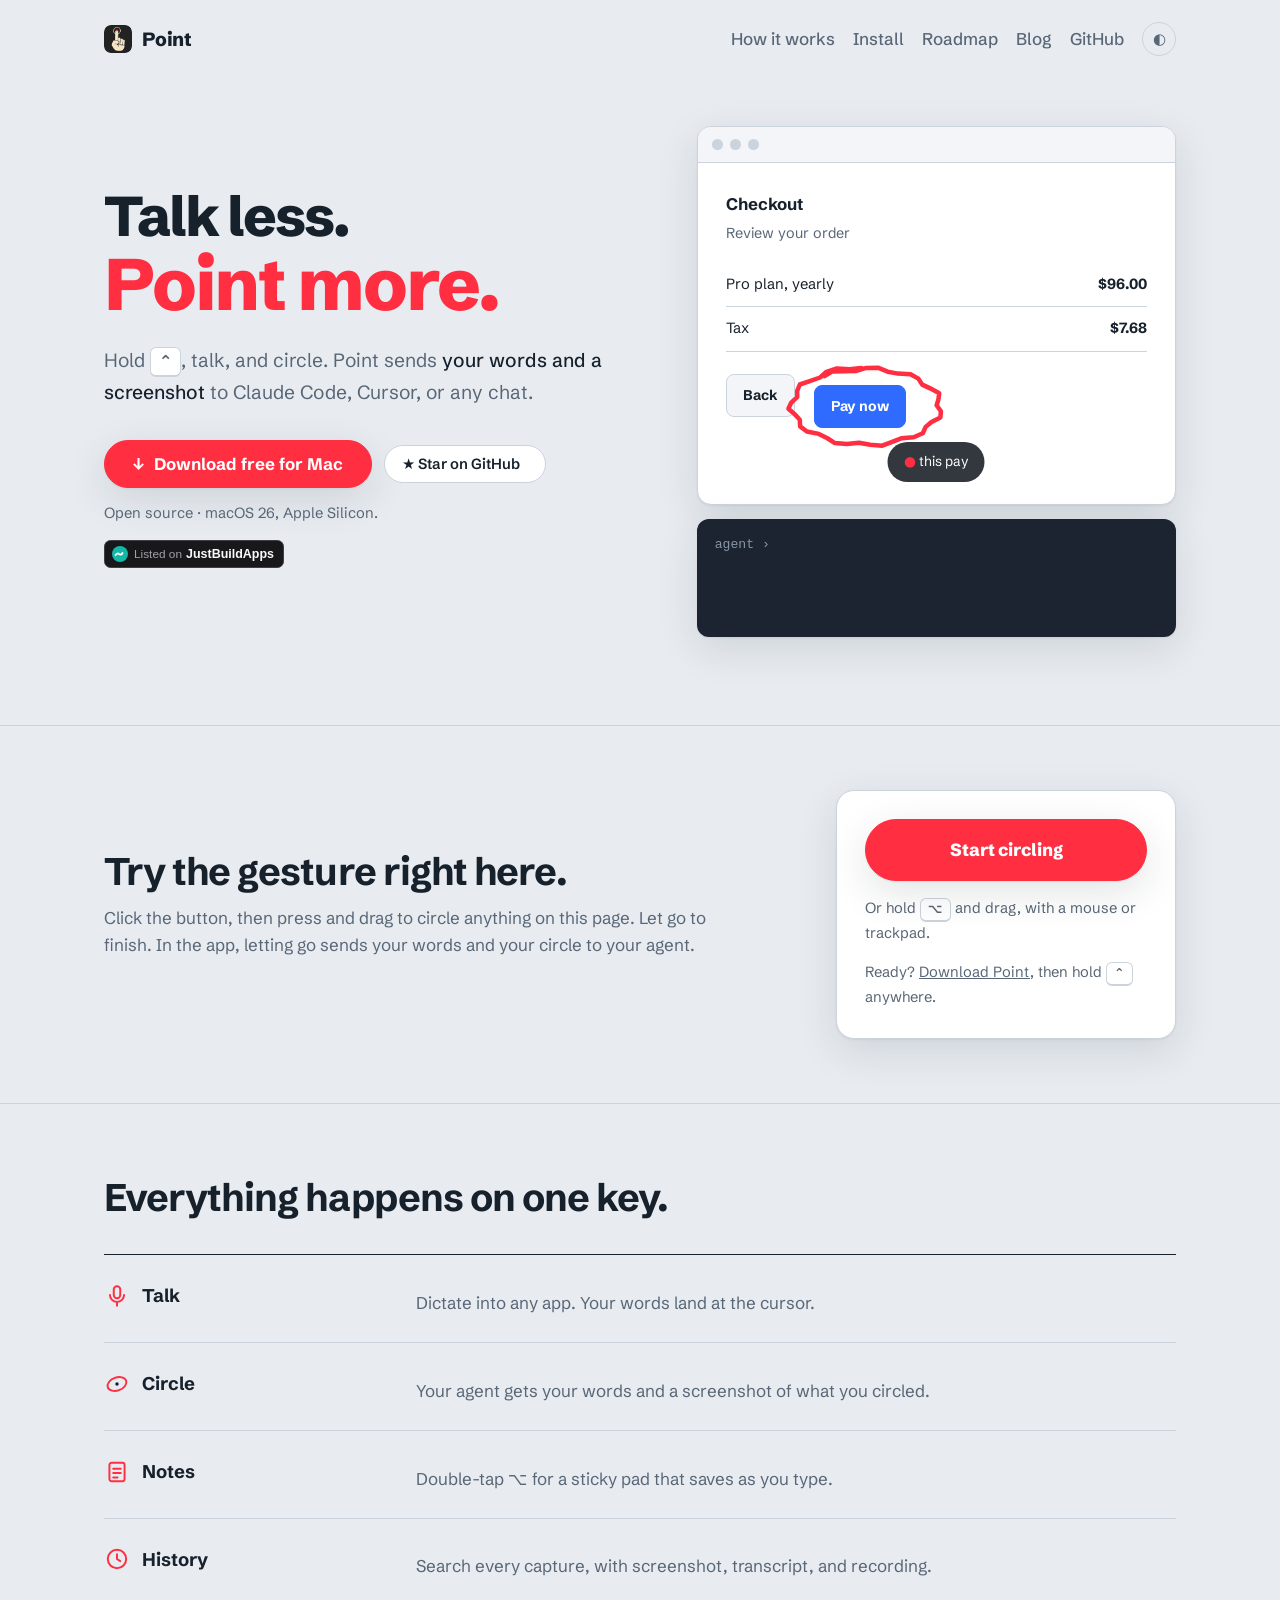
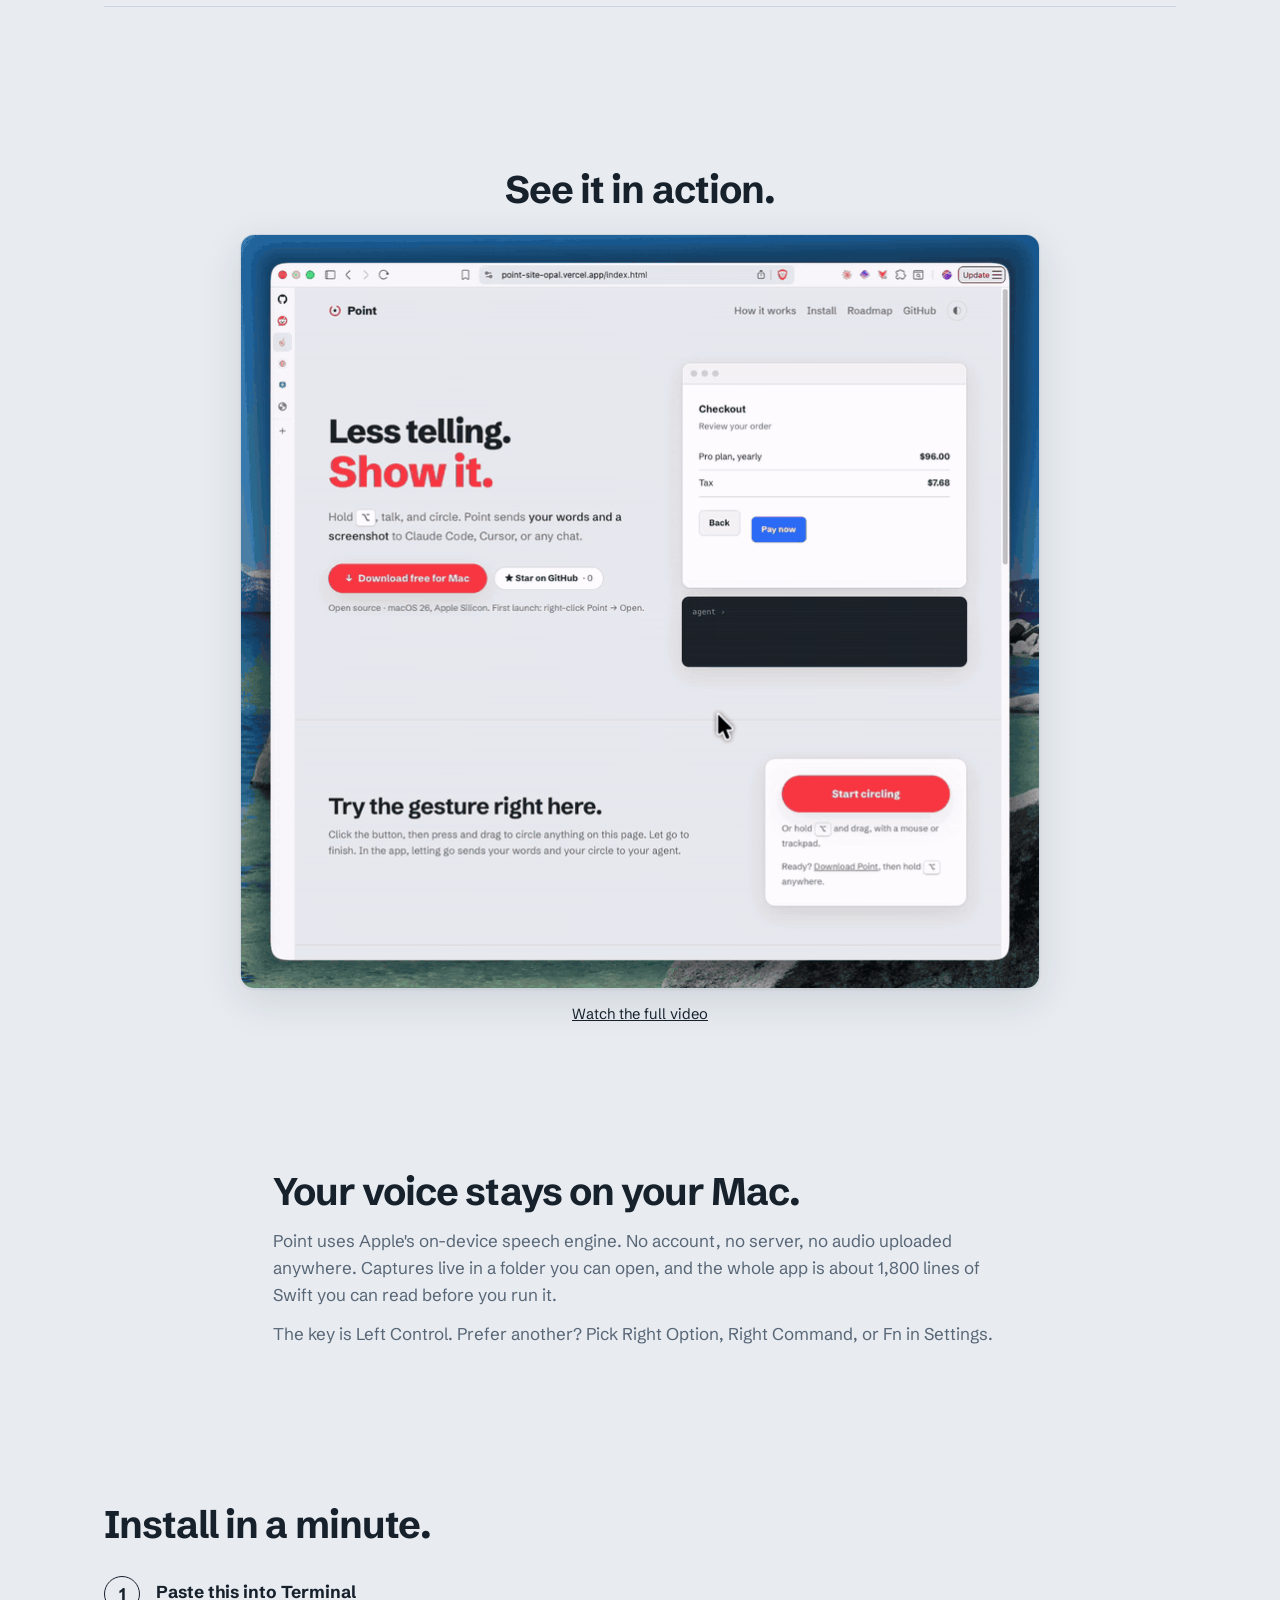
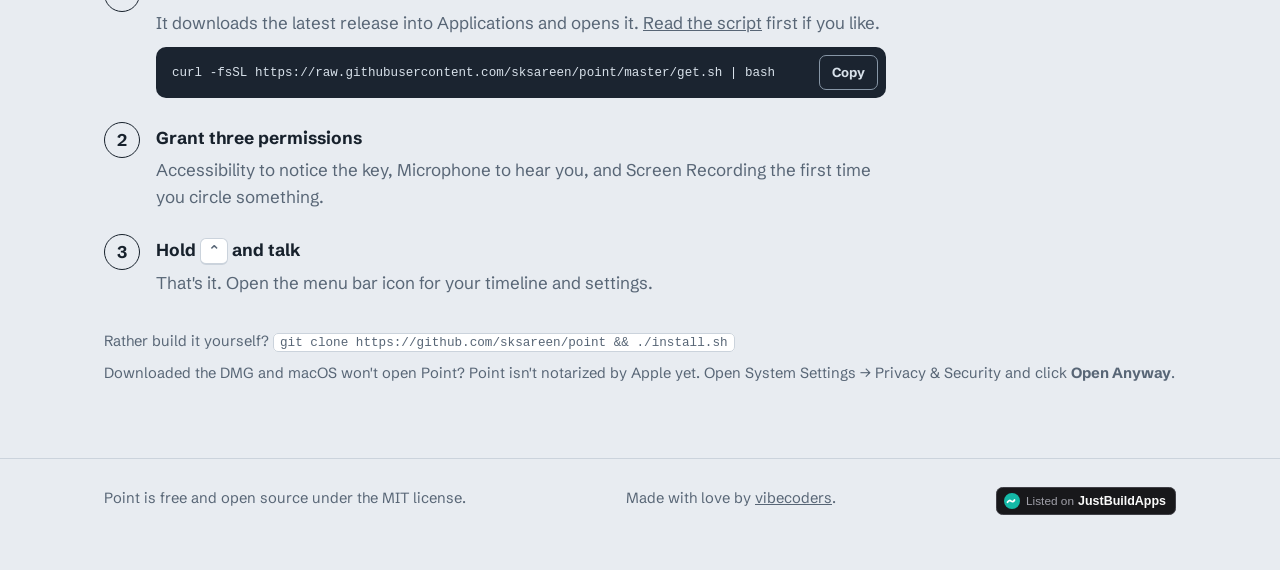
<file: site/index.html>
<!doctype html>
<html lang="en">
<head>
<meta charset="utf-8">
<meta name="viewport" content="width=device-width, initial-scale=1">
<title>Point: show your AI agent what you mean</title>
<meta name="description" content="Hold a key, say what you mean, and circle it. Point pastes your words and a screenshot of exactly what you circled into Claude Code, Cursor, or any chat. Free, open source, on-device.">
<meta property="og:title" content="Point: Talk less. Point more.">
<meta property="og:description" content="Hold ⌃, talk, and circle. Point sends your words and a screenshot to Claude Code, Cursor, or any chat. Free, open source, on-device.">
<meta property="og:type" content="website">
<meta name="twitter:card" content="summary_large_image">
<meta property="og:image" content="https://www.pointandtell.app/og.png">
<meta property="og:url" content="https://www.pointandtell.app/">
<link rel="canonical" href="https://www.pointandtell.app/">
<link rel="icon" type="image/png" href="icon.png">
<link rel="apple-touch-icon" href="icon.png">
<script>
  // Theme before first paint (no flash): saved choice → system preference.
  (function () {
    try {
      var t = localStorage.getItem("point-theme");
      if (t === "light" || t === "dark") document.documentElement.setAttribute("data-theme", t);
    } catch (e) {}
  })();
</script>
<link rel="preconnect" href="https://fonts.googleapis.com">
<link rel="preconnect" href="https://fonts.gstatic.com" crossorigin>
<link href="https://fonts.googleapis.com/css2?family=Caveat:wght@600&family=Schibsted+Grotesk:wght@400;500;700;800&display=swap" rel="stylesheet">
<link rel="stylesheet" href="style.css">
</head>
<body>
<canvas id="canvas" aria-hidden="true"></canvas>
<div class="toast" id="toast" role="status" aria-live="polite"></div>

<header class="wrap nav">
  <a class="brand" href="#">
    <img src="icon.png" alt="" width="28" height="28">
    Point
  </a>
  <nav class="nav-links" aria-label="Primary">
    <a class="hide-sm" href="#how">How it works</a>
    <a class="hide-sm" href="#install">Install</a>
    <a href="roadmap.html">Roadmap</a>
    <a href="/blog/">Blog</a>
    <a href="https://github.com/sksareen/point">GitHub</a>
    <button class="theme-btn" id="themeBtn" type="button" aria-label="Toggle dark mode (⌘I)" title="Toggle dark mode (⌘I)">◐</button>
  </nav>
</header>

<main>
  <section class="wrap hero">
    <div>
      <h1><span class="line">Talk less.</span><span class="line hit show-it">Point more.</span></h1>
      <p class="lede">Hold <span class="keycap">⌃</span>, talk, and circle. Point sends <strong>your words and a screenshot</strong> to Claude Code, Cursor, or any chat.</p>
      <div class="cta-row">
        <a class="download-btn" href="https://github.com/sksareen/point/releases/latest/download/Point.dmg">
          <span aria-hidden="true">↓</span> Download free for Mac
        </a>
        <a class="star-btn" href="https://github.com/sksareen/point" target="_blank" rel="noopener">★ Star on GitHub <span id="starCount"></span></a>
      </div>
      <p class="fine install-hint">Open source · macOS 26, Apple Silicon.</p>
      <p style="margin:14px 0 0"><a href="https://justbuildapps.com/u/savar/point"><img src="justbuildapps-badge.svg" alt="Listed on JustBuildApps" height="28"></a></p>
    </div>

    <div class="demo" aria-label="Animated demo: a loop is drawn around a misaligned Pay button while the words 'this pay button is misaligned, fix it' are spoken, then the words and a screenshot path are pasted into an agent terminal.">
      <div class="window">
        <div class="titlebar"><i></i><i></i><i></i></div>
        <div class="app" id="app">
          <h3>Checkout</h3>
          <p>Review your order</p>
          <div class="row"><span>Pro plan, yearly</span><span>$96.00</span></div>
          <div class="row"><span>Tax</span><span>$7.68</span></div>
          <div class="actions">
            <span class="fake-btn">Back</span>
            <span class="fake-btn pay" id="payBtn">Pay now</span>
          </div>
          <svg class="ink" id="heroInk" aria-hidden="true"><path id="heroLoop" d=""/></svg>
          <span class="note" id="heroNote">this one</span>
          <div class="pill" id="pill"></div>
        </div>
      </div>
      <div class="term" id="term" aria-hidden="true">
        <span class="line dim">agent ›</span>
      </div>
    </div>
  </section>

  <section class="tryit" id="try">
    <div class="wrap try-grid">
      <div>
        <h2>Try the gesture right here.</h2>
        <p>Click the button, then press and drag to circle anything on this page. Let go to finish. In the app, letting go sends your words and your circle to your agent.</p>
      </div>
      <div class="try-card">
        <button class="draw-toggle" id="drawToggle" type="button" aria-pressed="false">Start circling</button>
        <p class="fine">Or hold <span class="keycap">⌥</span> and drag, with a mouse or trackpad.</p>
        <p class="fine">Ready? <a href="https://github.com/sksareen/point/releases/latest/download/Point.dmg">Download Point</a>, then hold <span class="keycap">⌃</span> anywhere.</p>
      </div>
    </div>
  </section>

  <section class="wrap section" id="how">
    <h2>Everything happens on one key.</h2>
    <dl class="gestures">
      <div class="gesture">
        <dt><svg viewBox="0 0 24 24" aria-hidden="true"><rect x="9" y="3" width="6" height="11" rx="3"/><path d="M5.5 11a6.5 6.5 0 0 0 13 0M12 17.5V21"/></svg>Talk</dt>
        <dd>Dictate into any app. Your words land at the cursor.</dd>
      </div>
      <div class="gesture">
        <dt><svg viewBox="0 0 24 24" aria-hidden="true"><ellipse cx="12" cy="12" rx="9" ry="6" transform="rotate(-20 12 12)"/><circle cx="12" cy="12" r="1.6" fill="currentColor" stroke="none"/></svg>Circle</dt>
        <dd>Your agent gets your words and a screenshot of what you circled.</dd>
      </div>
      <div class="gesture">
        <dt><svg viewBox="0 0 24 24" aria-hidden="true"><rect x="5" y="3.5" width="14" height="17" rx="2"/><path d="M8.5 9h7M8.5 13h7M8.5 17h4"/></svg>Notes</dt>
        <dd>Double-tap ⌥ for a sticky pad that saves as you type.</dd>
      </div>
      <div class="gesture">
        <dt><svg viewBox="0 0 24 24" aria-hidden="true"><circle cx="12" cy="12" r="8.5"/><path d="M12 7.5V12l3 2"/></svg>History</dt>
        <dd>Search every capture, with screenshot, transcript, and recording.</dd>
      </div>
    </dl>
  </section>

  <section class="wrap section watch" id="watch">
    <h2>See it in action.</h2>
    <figure class="watch-figure">
      <img src="point-demo.gif" alt="Point in action: circle a part of the page, and the agent gets your words and a screenshot of what you circled." width="800" height="755" loading="lazy">
    </figure>
    <p class="fine"><a href="point-demo.mp4">Watch the full video</a></p>
  </section>

  <section class="wrap section privacy">
    <h2>Your voice stays on your Mac.</h2>
    <p>Point uses Apple's on-device speech engine. No account, no server, no audio uploaded anywhere. Captures live in a folder you can open, and the whole app is about 1,800 lines of Swift you can read before you run it.</p>
    <p>The key is Left Control. Prefer another? Pick Right Option, Right Command, or Fn in Settings.</p>
  </section>

  <section class="wrap section" id="install">
    <h2>Install in a minute.</h2>
    <ol class="steps">
      <li><strong>Paste this into Terminal</strong><span>It downloads the latest release into Applications and opens it. <a href="https://github.com/sksareen/point/blob/master/get.sh">Read the script</a> first if you like.</span>
        <div class="cmd">
          <pre><code id="installCmd">curl -fsSL https://raw.githubusercontent.com/sksareen/point/master/get.sh | bash</code></pre>
          <button class="copy copy-cmd" type="button" data-cmd="curl -fsSL https://raw.githubusercontent.com/sksareen/point/master/get.sh | bash">Copy</button>
        </div></li>
      <li><strong>Grant three permissions</strong><span>Accessibility to notice the key, Microphone to hear you, and Screen Recording the first time you circle something.</span></li>
      <li><strong>Hold <span class="keycap">⌃</span> and talk</strong><span>That's it. Open the menu bar icon for your timeline and settings.</span></li>
    </ol>
    <p class="fine" style="margin-top:8px">Rather build it yourself? <code>git clone https://github.com/sksareen/point && ./install.sh</code></p>
    <p class="fine" style="margin-top:8px">Downloaded the DMG and macOS won't open Point? Point isn't notarized by Apple yet. Open System Settings → Privacy &amp; Security and click <strong>Open Anyway</strong>.</p>
  </section>
</main>

<footer>
  <div class="wrap">
    <span>Point is free and open source under the MIT license.</span>
    <span>Made with love by <a href="https://savar.ai">vibecoders</a>.</span>
    <a href="https://justbuildapps.com/u/savar/point"><img src="justbuildapps-badge.svg" alt="Listed on JustBuildApps" height="28"></a>
  </div>
</footer>

<script>
(function () {
  var reduce = window.matchMedia("(prefers-reduced-motion: reduce)").matches;
  var css = getComputedStyle(document.documentElement);

  // ── Theme toggle (button + ⌘I / Ctrl+I) ──────────────────────────────────
  function currentTheme() {
    var t = document.documentElement.getAttribute("data-theme");
    if (t) return t;
    return window.matchMedia("(prefers-color-scheme: dark)").matches ? "dark" : "light";
  }
  function toggleTheme() {
    var next = currentTheme() === "dark" ? "light" : "dark";
    document.documentElement.setAttribute("data-theme", next);
    try { localStorage.setItem("point-theme", next); } catch (e) {}
    css = getComputedStyle(document.documentElement);
  }
  document.getElementById("themeBtn").addEventListener("click", toggleTheme);
  window.addEventListener("keydown", function (e) {
    if ((e.metaKey || e.ctrlKey) && !e.shiftKey && !e.altKey && e.key.toLowerCase() === "i") {
      e.preventDefault();
      toggleTheme();
    }
  });

  // ── Hero demo ───────────────────────────────────────────────────────────
  var app = document.getElementById("app");
  var pay = document.getElementById("payBtn");
  var loop = document.getElementById("heroLoop");
  var note = document.getElementById("heroNote");
  var pill = document.getElementById("pill");
  var term = document.getElementById("term");
  var spoken = "this pay button is misaligned, fix it";
  var shot = "[Screenshot: …/Point/captures/point_1794656051204.png]";

  // A hand-drawn loop around the button: an ellipse with wobble and an overshoot.
  function loopPath(r) {
    var cx = r.x + r.w / 2, cy = r.y + r.h / 2, rx = r.w / 2 + 22, ry = r.h / 2 + 16;
    var pts = [], n = 44, start = -2.2, sweep = Math.PI * 2 + 0.55;
    for (var i = 0; i <= n; i++) {
      var t = start + sweep * (i / n);
      var wob = 1 + 0.05 * Math.sin(i * 1.7) + (i / n) * 0.06;
      pts.push([cx + Math.cos(t) * rx * wob, cy + Math.sin(t) * ry * wob]);
    }
    var d = "M" + pts[0][0].toFixed(1) + " " + pts[0][1].toFixed(1);
    for (var j = 1; j < pts.length; j++) d += " L" + pts[j][0].toFixed(1) + " " + pts[j][1].toFixed(1);
    return { d: d, right: cx + rx, top: cy - ry };
  }
  function layoutLoop() {
    var a = app.getBoundingClientRect(), b = pay.getBoundingClientRect();
    var p = loopPath({ x: b.left - a.left, y: b.top - a.top, w: b.width, h: b.height });
    loop.setAttribute("d", p.d);
    note.style.left = Math.min(p.right + 8, a.width - 78) + "px";
    note.style.top = (p.top + 6) + "px";
    var len = loop.getTotalLength();
    loop.style.strokeDasharray = len;
    return len;
  }
  function termLines(lines) {
    term.innerHTML = lines.map(function (l) {
      return '<span class="line ' + (l.cls || "") + '">' + l.text.replace(/&/g, "&amp;").replace(/</g, "&lt;") + "</span>";
    }).join("");
  }
  var timers = [];
  function at(ms, fn) { timers.push(setTimeout(fn, ms)); }
  function clearTimers() { timers.forEach(clearTimeout); timers = []; }

  function finalState() {
    var len = layoutLoop();
    loop.style.transition = "none";
    loop.style.strokeDashoffset = 0;
    note.style.opacity = 1;
    pill.style.opacity = 0;
    termLines([
      { text: "agent › " + spoken },
      { text: shot, cls: "dim" },
      { text: "✓ Read the screenshot. Fixed the stray margin on the Pay button in Checkout.tsx.", cls: "ok" }
    ]);
  }

  function run() {
    clearTimers();
    var len = layoutLoop();
    loop.style.transition = "none";
    loop.style.strokeDashoffset = len;
    note.style.opacity = 0;
    pill.style.opacity = 0;
    termLines([{ text: "agent ›", cls: "dim" }]);

    at(700, function () { pill.textContent = "Listening…"; pill.style.opacity = 1; });
    // Words arrive as you speak.
    var words = spoken.split(" ");
    words.forEach(function (w, i) {
      at(1200 + i * 230, function () { pill.textContent = words.slice(0, i + 1).join(" "); });
    });
    // The loop is drawn while talking.
    at(1500, function () {
      loop.getBoundingClientRect();
      loop.style.transition = "stroke-dashoffset 1.15s cubic-bezier(.5,.05,.4,1)";
      loop.style.strokeDashoffset = 0;
    });
    at(2750, function () { note.style.opacity = 1; });
    // Release: paste lands in the agent.
    var release = 1200 + words.length * 230 + 500;
    at(release, function () {
      pill.style.opacity = 0;
      termLines([{ text: "agent › " + spoken }, { text: shot, cls: "dim" }]);
    });
    at(release + 1300, function () {
      termLines([
        { text: "agent › " + spoken },
        { text: shot, cls: "dim" },
        { text: "✓ Read the screenshot. Fixed the stray margin on the Pay button in Checkout.tsx.", cls: "ok" }
      ]);
    });
    at(release + 5200, run);
  }

  if (reduce) finalState(); else run();
  var resizeT;
  window.addEventListener("resize", function () {
    clearTimeout(resizeT);
    resizeT = setTimeout(function () { reduce ? finalState() : run(); }, 150);
  });

  // ── Try it: hold Option (or toggle) and draw on the page ────────────────
  var canvas = document.getElementById("canvas");
  var ctx = canvas.getContext("2d");
  var toast = document.getElementById("toast");
  var toggle = document.getElementById("drawToggle");
  var held = false, toggled = false, down = false, strokes = [], current = null, toastT;

  function sizeCanvas() {
    var dpr = window.devicePixelRatio || 1;
    canvas.width = innerWidth * dpr; canvas.height = innerHeight * dpr;
    ctx.setTransform(dpr, 0, 0, dpr, 0, 0);
    redraw();
  }
  function redraw() {
    ctx.clearRect(0, 0, innerWidth, innerHeight);
    ctx.strokeStyle = css.getPropertyValue("--loop").trim() || "#FF2E40";
    ctx.lineWidth = 5; ctx.lineCap = "round"; ctx.lineJoin = "round";
    strokes.forEach(function (s) {
      if (s.length < 2) return;
      ctx.beginPath(); ctx.moveTo(s[0].x, s[0].y);
      for (var i = 1; i < s.length; i++) ctx.lineTo(s[i].x, s[i].y);
      ctx.stroke();
    });
  }
  function pathLength(s) {
    var L = 0;
    for (var i = 1; i < s.length; i++) L += Math.hypot(s[i].x - s[i - 1].x, s[i].y - s[i - 1].y);
    return L;
  }
  function setDrawing(on) {
    document.body.classList.toggle("drawing", on);
    if (!on) finish();
  }
  function showToast(msg) {
    toast.textContent = msg;
    toast.classList.add("show");
    clearTimeout(toastT);
    toastT = setTimeout(function () { toast.classList.remove("show"); }, 3200);
  }
  function finish() {
    var drew = strokes.some(function (s) { return pathLength(s) >= 40; });
    if (drew) showToast("That's the gesture. In Point, letting go sends your words and this screenshot to your agent.");
    strokes = []; current = null; down = false;
    redraw();
  }

  window.addEventListener("keydown", function (e) {
    if (e.key === "Alt" && !held) { held = true; e.preventDefault(); setDrawing(true); }
  });
  window.addEventListener("keyup", function (e) {
    if (e.key === "Alt" && held) { held = false; if (!toggled) setDrawing(false); }
  });
  window.addEventListener("blur", function () { if (held) { held = false; if (!toggled) setDrawing(false); } });

  var idleLabel = toggle.textContent;
  function setToggled(on) {
    toggled = on;
    toggle.setAttribute("aria-pressed", String(on));
    toggle.textContent = on ? "Now press and drag to circle something" : idleLabel;
    setDrawing(on);
  }
  toggle.addEventListener("click", function () { setToggled(!toggled); });
  window.addEventListener("keydown", function (e) {
    if (e.key === "Escape" && toggled) setToggled(false);
  });

  canvas.addEventListener("pointerdown", function (e) {
    down = true; current = [{ x: e.clientX, y: e.clientY }]; strokes.push(current);
    canvas.setPointerCapture(e.pointerId);
  });
  canvas.addEventListener("pointermove", function (e) {
    if (!down || !current) return;
    current.push({ x: e.clientX, y: e.clientY }); redraw();
  });
  canvas.addEventListener("pointerup", function () {
    var finished = current;
    down = false; current = null;
    // Tap-to-draw has no key to release, so finishing a real loop is the "let go".
    if (toggled && finished && pathLength(finished) >= 40) setTimeout(function () { setToggled(false); }, 450);
  });

  // Copy the install command (hero button + install section).
  document.querySelectorAll(".copy-cmd").forEach(function (btn) {
    btn.addEventListener("click", function () {
      var done = function () {
        btn.classList.add("copied");
        btn.textContent = "Copied";
        setTimeout(function () { btn.classList.remove("copied"); btn.textContent = "Copy"; }, 2200);
      };
      if (navigator.clipboard) navigator.clipboard.writeText(btn.dataset.cmd).then(done, function () {});
    });
  });

  // Live star count next to the button. Fails silently; the button works without it.
  fetch("https://api.github.com/repos/sksareen/point")
    .then(function (r) { return r.json(); })
    .then(function (d) {
      if (typeof d.stargazers_count === "number") {
        document.getElementById("starCount").textContent = "· " + d.stargazers_count.toLocaleString();
      }
    })
    .catch(function () {});

  window.addEventListener("resize", sizeCanvas);
  sizeCanvas();
})();
</script>
</body>
</html>
</file>
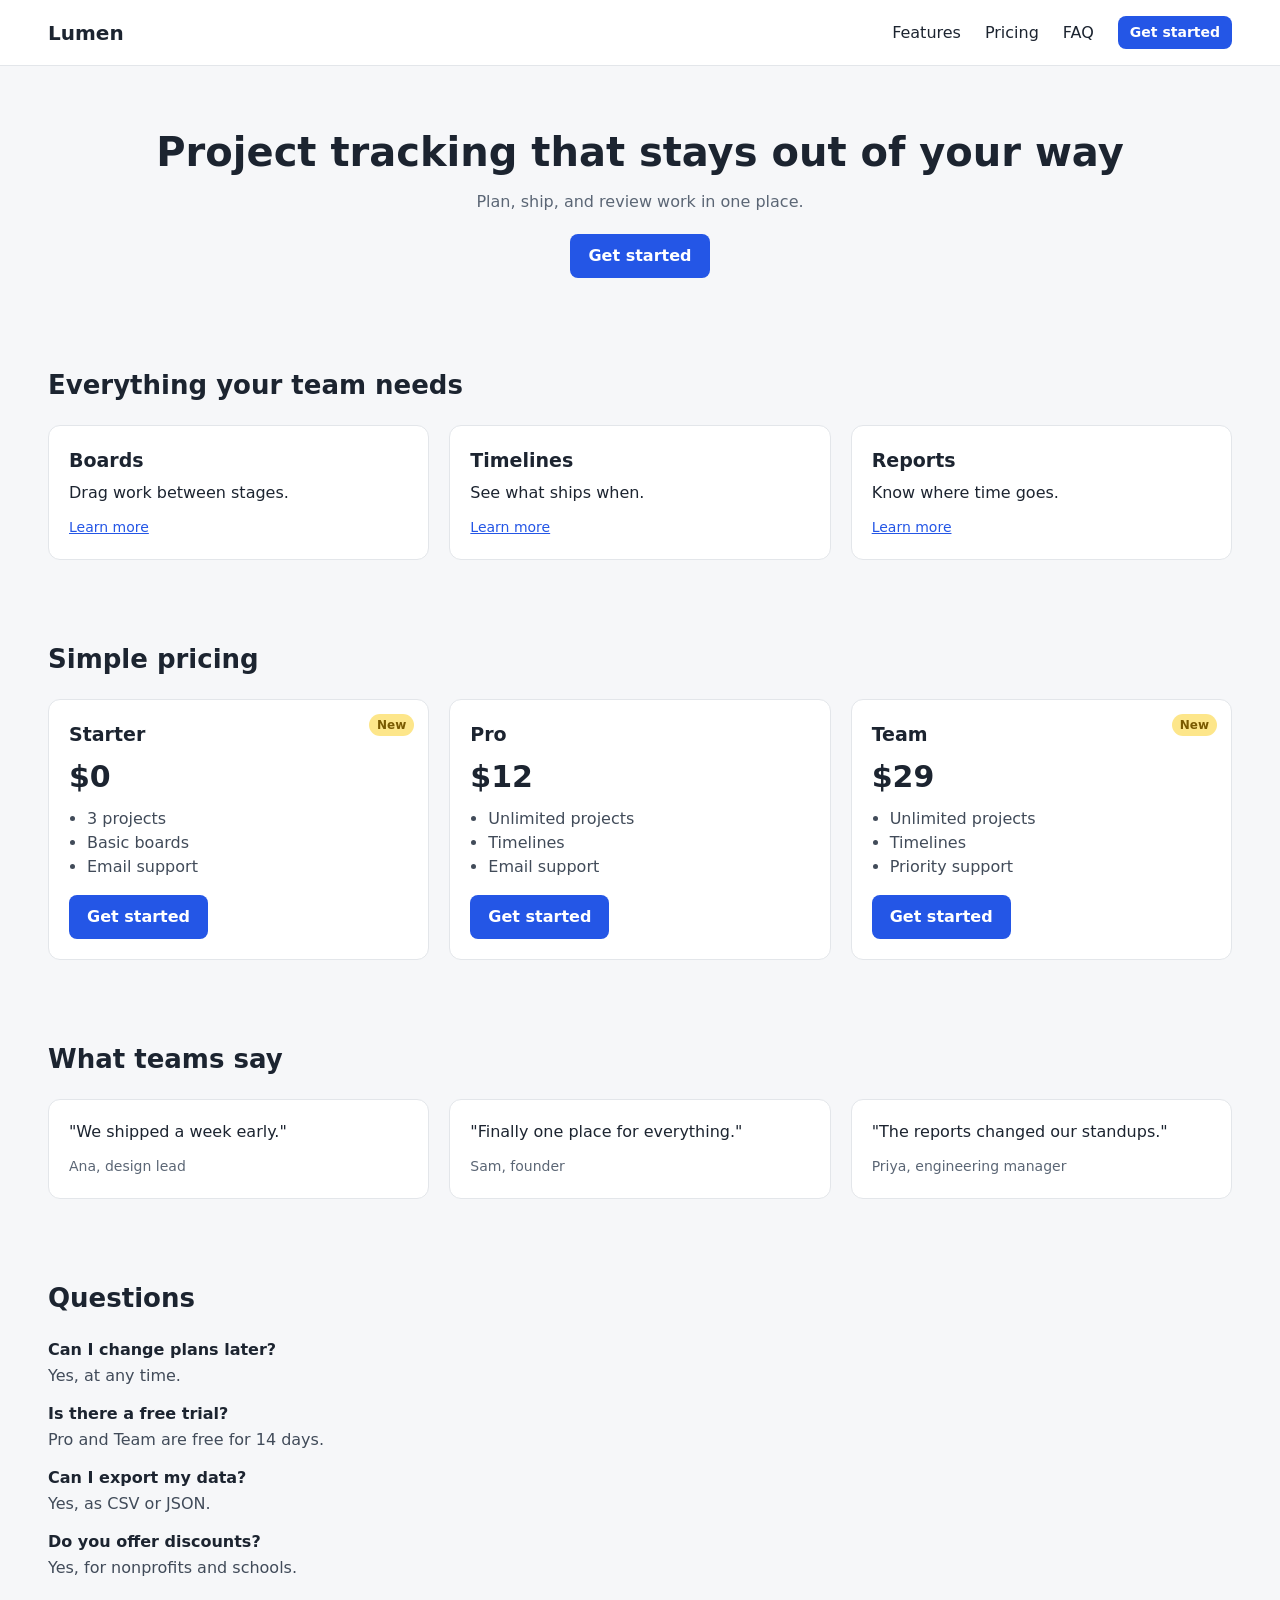
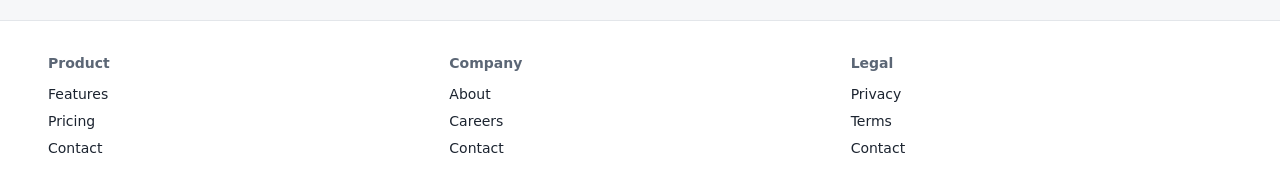
<file: bench/app/index.html>
<!doctype html>
<html lang="en">
<head>
<meta charset="utf-8">
<meta name="viewport" content="width=device-width, initial-scale=1">
<title>Lumen: project tracking for small teams</title>
<link rel="stylesheet" href="style.css">
</head>
<body>
<header class="nav">
  <a class="logo" href="#">Lumen</a>
  <nav>
    <a href="#features">Features</a>
    <a href="#pricing">Pricing</a>
    <a href="#faq">FAQ</a>
    <a class="button small" href="#pricing">Get started</a>
  </nav>
</header>

<section class="hero">
  <h1>Project tracking that stays out of your way</h1>
  <p>Plan, ship, and review work in one place.</p>
  <a class="button" href="#pricing">Get started</a>
</section>

<section id="features">
  <h2>Everything your team needs</h2>
  <div class="grid">
    <article class="tile"><h3>Boards</h3><p>Drag work between stages.</p><a class="more" href="#">Learn more</a></article>
    <article class="tile"><h3>Timelines</h3><p>See what ships when.</p><a class="more" href="#">Learn more</a></article>
    <article class="tile"><h3>Reports</h3><p>Know where time goes.</p><a class="more" href="#">Learn more</a></article>
  </div>
</section>

<section id="pricing">
  <h2>Simple pricing</h2>
  <div class="grid">
    <article class="card">
      <span class="badge">New</span>
      <h3>Starter</h3>
      <p class="price">$0</p>
      <ul>
        <li>3 projects</li>
        <li>Basic boards</li>
        <li>Email support</li>
      </ul>
      <a class="button" href="#">Get started</a>
    </article>
    <article class="card">
      <h3>Pro</h3>
      <p class="price">$12</p>
      <ul>
        <li>Unlimited projects</li>
        <li>Timelines</li>
        <li>Email support</li>
      </ul>
      <a class="button" href="#">Get started</a>
    </article>
    <article class="card">
      <span class="badge">New</span>
      <h3>Team</h3>
      <p class="price">$29</p>
      <ul>
        <li>Unlimited projects</li>
        <li>Timelines</li>
        <li>Priority support</li>
      </ul>
      <a class="button" href="#">Get started</a>
    </article>
  </div>
</section>

<section id="testimonials">
  <h2>What teams say</h2>
  <div class="grid">
    <article class="quote"><p>"We shipped a week early."</p><span class="who">Ana, design lead</span></article>
    <article class="quote"><p>"Finally one place for everything."</p><span class="who">Sam, founder</span></article>
    <article class="quote"><p>"The reports changed our standups."</p><span class="who">Priya, engineering manager</span></article>
  </div>
</section>

<section id="faq">
  <h2>Questions</h2>
  <dl>
    <dt>Can I change plans later?</dt><dd>Yes, at any time.</dd>
    <dt>Is there a free trial?</dt><dd>Pro and Team are free for 14 days.</dd>
    <dt>Can I export my data?</dt><dd>Yes, as CSV or JSON.</dd>
    <dt>Do you offer discounts?</dt><dd>Yes, for nonprofits and schools.</dd>
  </dl>
</section>

<footer>
  <div class="col"><h4>Product</h4><a href="#">Features</a><a href="#">Pricing</a><a href="#">Contact</a></div>
  <div class="col"><h4>Company</h4><a href="#">About</a><a href="#">Careers</a><a href="#">Contact</a></div>
  <div class="col"><h4>Legal</h4><a href="#">Privacy</a><a href="#">Terms</a><a href="#">Contact</a></div>
</footer>
</body>
</html>
</file>
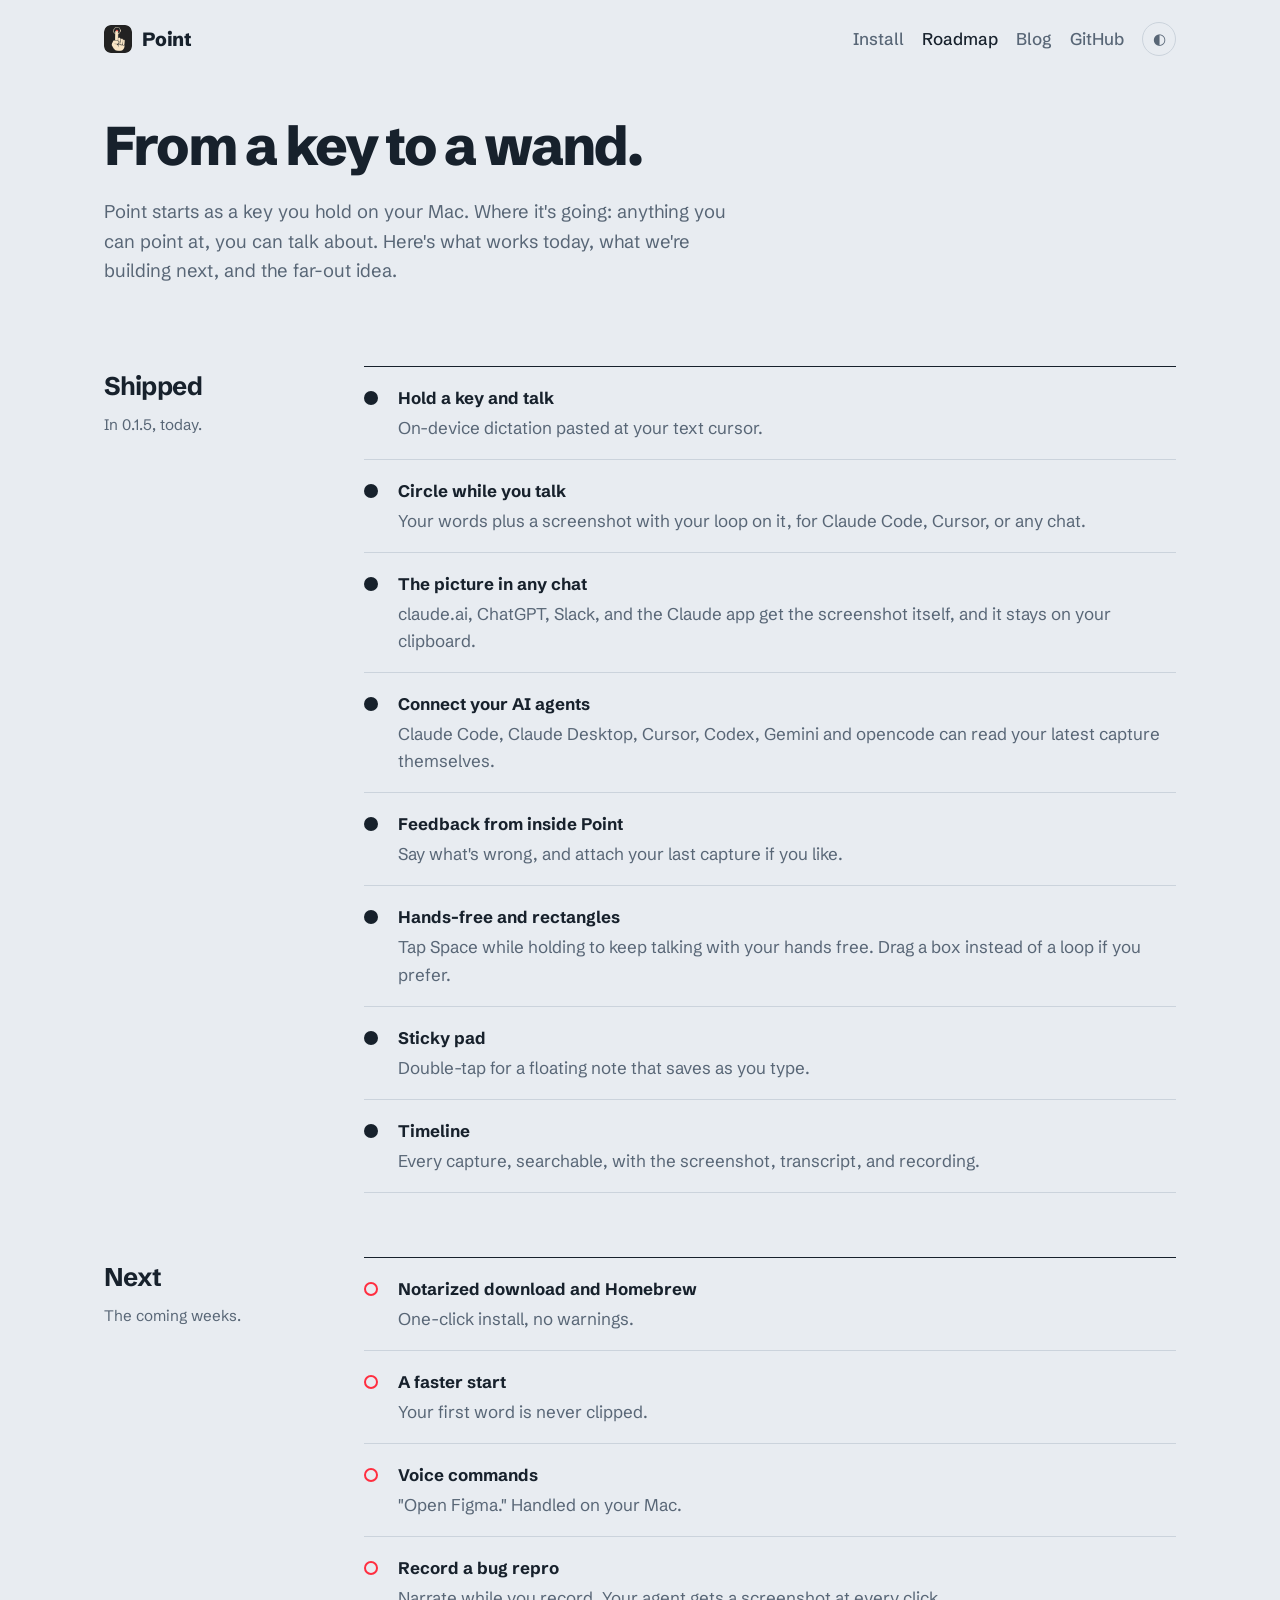
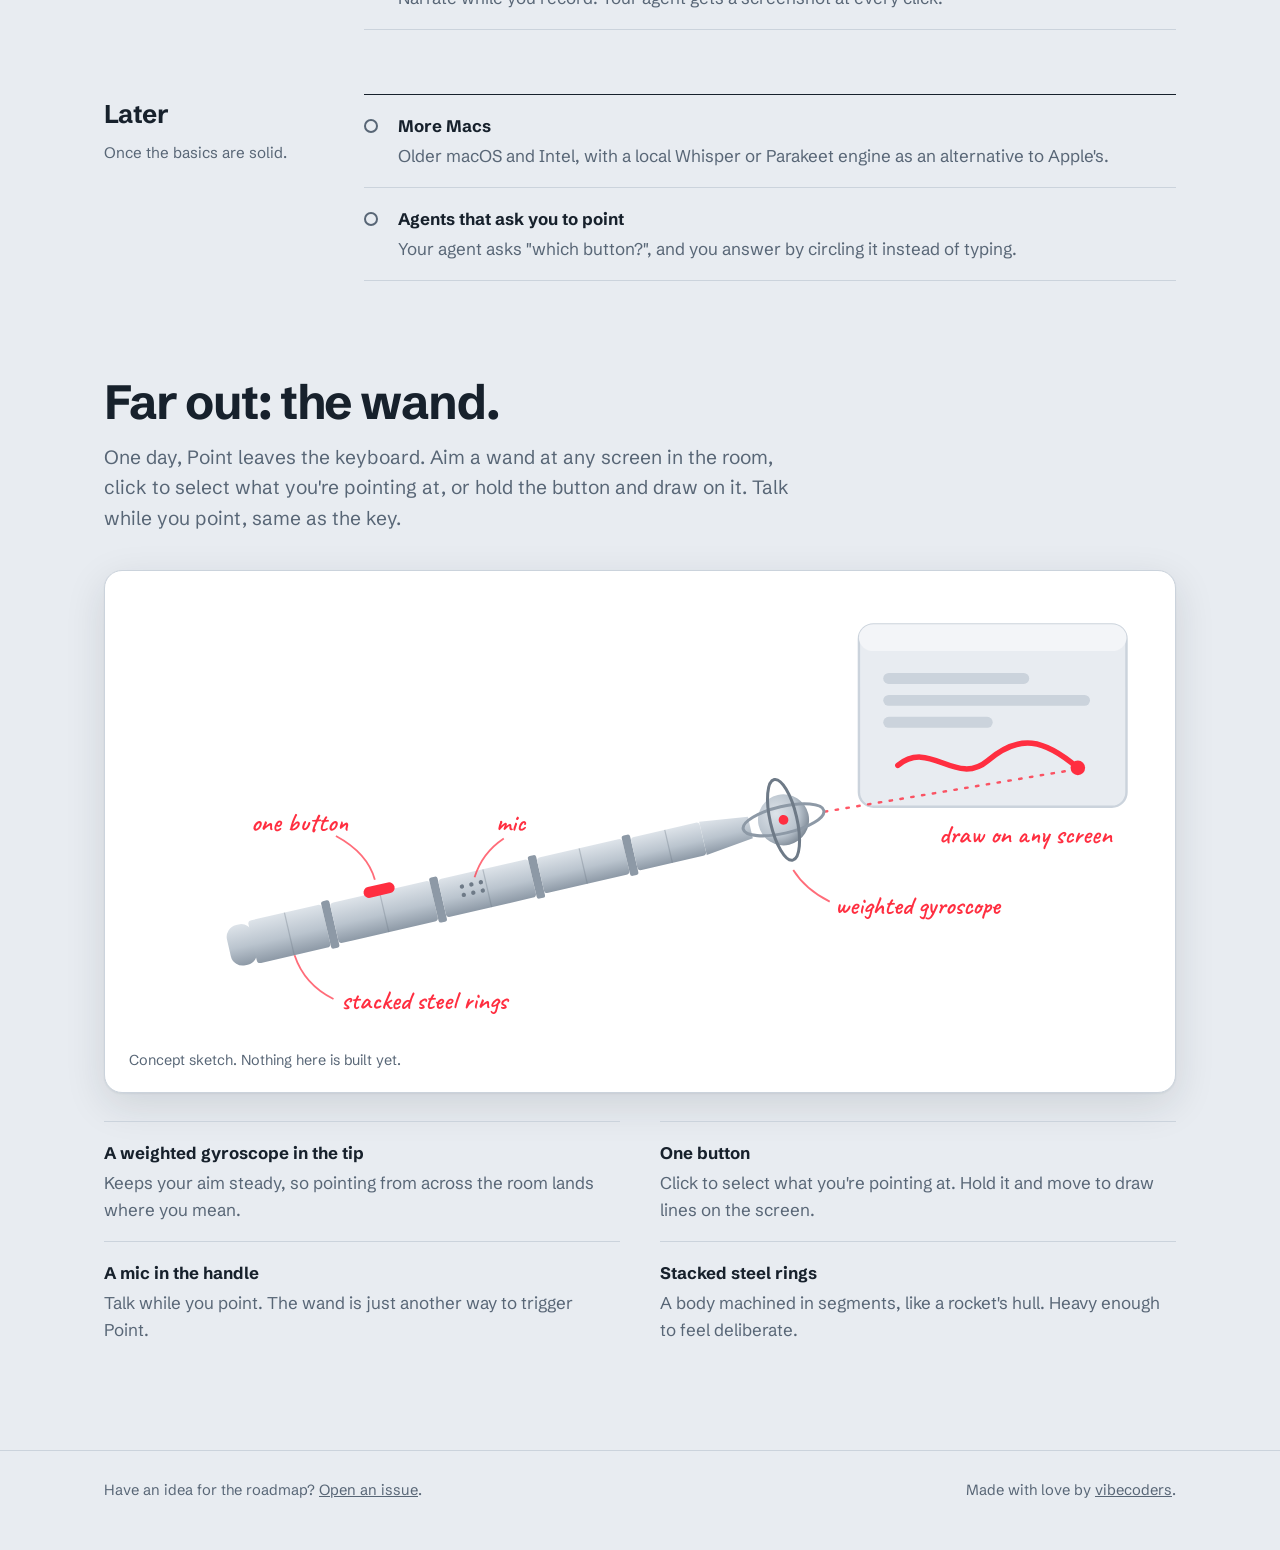
<file: site/roadmap.html>
<!doctype html>
<html lang="en">
<head>
<meta charset="utf-8">
<meta name="viewport" content="width=device-width, initial-scale=1">
<title>Point roadmap: from a key to a wand</title>
<meta name="description" content="What Point does today, what's next, and where it's going: from holding a key on your Mac to a wand you point at any screen.">
<link rel="canonical" href="https://www.pointandtell.app/roadmap.html">
<meta property="og:title" content="Point roadmap: from a key to a wand">
<meta property="og:description" content="What Point does today, what's next, and where it's going: from holding a key on your Mac to a wand you point at any screen.">
<meta property="og:type" content="website">
<meta property="og:url" content="https://www.pointandtell.app/roadmap.html">
<meta property="og:image" content="https://www.pointandtell.app/og.png">
<meta name="twitter:card" content="summary_large_image">
<link rel="icon" type="image/png" href="icon.png">
<link rel="apple-touch-icon" href="icon.png">
<script>
  (function () {
    try {
      var t = localStorage.getItem("point-theme");
      if (t === "light" || t === "dark") document.documentElement.setAttribute("data-theme", t);
    } catch (e) {}
  })();
</script>
<link rel="preconnect" href="https://fonts.googleapis.com">
<link rel="preconnect" href="https://fonts.gstatic.com" crossorigin>
<link href="https://fonts.googleapis.com/css2?family=Caveat:wght@600&family=Schibsted+Grotesk:wght@400;500;700;800&display=swap" rel="stylesheet">
<link rel="stylesheet" href="style.css">
<style>
  :root { --steel-1: #DDE3E9; --steel-2: #BAC4CE; --steel-3: #8D99A6; --steel-4: #6E7A87; }
  @media (prefers-color-scheme: dark) {
    :root:not([data-theme="light"]) { --steel-1: #8E9AA7; --steel-2: #6C7885; --steel-3: #505B67; --steel-4: #3C4651; }
  }
  :root[data-theme="dark"] { --steel-1: #8E9AA7; --steel-2: #6C7885; --steel-3: #505B67; --steel-4: #3C4651; }

  .rm-hero { padding-top: 40px; padding-bottom: 24px; }
  .rm-hero > * { max-width: 760px; }
  .rm-hero h1 { font-size: clamp(2.2rem, 6vw, 3.4rem); }
  .rm-hero p { color: var(--muted); font-size: 1.15rem; margin: 0; max-width: 34em; }

  .horizon { display: grid; grid-template-columns: 220px minmax(0, 1fr); gap: 40px; padding-top: 56px; padding-bottom: 8px; }
  .horizon-head h2 { font-size: 1.6rem; letter-spacing: -0.02em; margin: 0 0 6px; }
  .horizon-head p { color: var(--muted); margin: 0; font-size: 0.95rem; }
  .items { list-style: none; margin: 0; padding: 0; border-top: 1.5px solid var(--ink); }
  .items li { padding: 18px 0; border-bottom: 1px solid var(--line); display: grid; grid-template-columns: 22px minmax(0, 1fr); gap: 12px; }
  .items .mark { width: 14px; height: 14px; border-radius: 50%; margin-top: 6px; border: 2px solid var(--muted); }
  .items.shipped .mark { background: var(--ink); border-color: var(--ink); }
  .items.next .mark { border-color: var(--loop); }
  .items strong { display: block; font-size: 1.05rem; margin-bottom: 2px; }
  .items span { color: var(--muted); }

  .wand { padding-top: 88px; padding-bottom: 88px; }
  .wand-figure {
    margin: 36px 0 28px; background: var(--window); border: 1px solid var(--line);
    border-radius: 18px; box-shadow: var(--shadow); padding: 12px; overflow: hidden;
  }
  .wand-figure svg { display: block; width: 100%; height: auto; }
  .wand-figure figcaption { color: var(--muted); font-size: 0.9rem; padding: 4px 12px 8px; }
  .wand .lede-lg { font-size: 1.2rem; color: var(--muted); max-width: 36em; margin: 0 0 8px; }
  .specs { display: grid; grid-template-columns: repeat(2, minmax(0, 1fr)); gap: 0 40px; margin-top: 12px; }
  .spec { padding: 18px 0; border-top: 1px solid var(--line); }
  .spec strong { display: block; font-size: 1.05rem; margin-bottom: 2px; }
  .spec span { color: var(--muted); }
  .hand { font: 600 1.35rem/1 "Caveat", cursive; fill: var(--loop); }
  .leader { stroke: var(--loop); stroke-width: 1.5; fill: none; opacity: 0.7; }
  .beam { stroke: var(--loop); stroke-width: 2; stroke-dasharray: 2 7; stroke-linecap: round; fill: none; opacity: 0.8; }

  @media (max-width: 880px) {
    .horizon { grid-template-columns: 1fr; gap: 16px; }
    .specs { grid-template-columns: 1fr; }
  }
  @media (prefers-reduced-motion: no-preference) {
    .draw { stroke-dasharray: 520; stroke-dashoffset: 520; animation: draw 2.6s 0.6s cubic-bezier(.5,.05,.4,1) forwards; }
    @keyframes draw { to { stroke-dashoffset: 0; } }
  }
</style>
</head>
<body>
<header class="wrap nav">
  <a class="brand" href="index.html">
    <img src="icon.png" alt="" width="28" height="28">
    Point
  </a>
  <nav class="nav-links" aria-label="Primary">
    <a class="hide-sm" href="index.html#install">Install</a>
    <a href="roadmap.html" aria-current="page" style="color:var(--ink)">Roadmap</a>
    <a href="/blog/">Blog</a>
    <a href="https://github.com/sksareen/point">GitHub</a>
    <button class="theme-btn" id="themeBtn" type="button" aria-label="Toggle dark mode (⌘I)" title="Toggle dark mode (⌘I)">◐</button>
  </nav>
</header>

<main>
  <section class="wrap rm-hero">
    <h1>From a key to a wand.</h1>
    <p>Point starts as a key you hold on your Mac. Where it's going: anything you can point at, you can talk about. Here's what works today, what we're building next, and the far-out idea.</p>
  </section>

  <section class="wrap horizon">
    <div class="horizon-head">
      <h2>Shipped</h2>
      <p>In 0.1.5, today.</p>
    </div>
    <ul class="items shipped">
      <li><i class="mark"></i><div><strong>Hold a key and talk</strong><span>On-device dictation pasted at your text cursor.</span></div></li>
      <li><i class="mark"></i><div><strong>Circle while you talk</strong><span>Your words plus a screenshot with your loop on it, for Claude Code, Cursor, or any chat.</span></div></li>
      <li><i class="mark"></i><div><strong>The picture in any chat</strong><span>claude.ai, ChatGPT, Slack, and the Claude app get the screenshot itself, and it stays on your clipboard.</span></div></li>
      <li><i class="mark"></i><div><strong>Connect your AI agents</strong><span>Claude Code, Claude Desktop, Cursor, Codex, Gemini and opencode can read your latest capture themselves.</span></div></li>
      <li><i class="mark"></i><div><strong>Feedback from inside Point</strong><span>Say what's wrong, and attach your last capture if you like.</span></div></li>
      <li><i class="mark"></i><div><strong>Hands-free and rectangles</strong><span>Tap Space while holding to keep talking with your hands free. Drag a box instead of a loop if you prefer.</span></div></li>
      <li><i class="mark"></i><div><strong>Sticky pad</strong><span>Double-tap for a floating note that saves as you type.</span></div></li>
      <li><i class="mark"></i><div><strong>Timeline</strong><span>Every capture, searchable, with the screenshot, transcript, and recording.</span></div></li>
    </ul>
  </section>

  <section class="wrap horizon">
    <div class="horizon-head">
      <h2>Next</h2>
      <p>The coming weeks.</p>
    </div>
    <ul class="items next">
      <li><i class="mark"></i><div><strong>Notarized download and Homebrew</strong><span>One-click install, no warnings.</span></div></li>
      <li><i class="mark"></i><div><strong>A faster start</strong><span>Your first word is never clipped.</span></div></li>
      <li><i class="mark"></i><div><strong>Voice commands</strong><span>"Open Figma." Handled on your Mac.</span></div></li>
      <li><i class="mark"></i><div><strong>Record a bug repro</strong><span>Narrate while you record. Your agent gets a screenshot at every click.</span></div></li>
    </ul>
  </section>

  <section class="wrap horizon">
    <div class="horizon-head">
      <h2>Later</h2>
      <p>Once the basics are solid.</p>
    </div>
    <ul class="items">
      <li><i class="mark"></i><div><strong>More Macs</strong><span>Older macOS and Intel, with a local Whisper or Parakeet engine as an alternative to Apple's.</span></div></li>
      <li><i class="mark"></i><div><strong>Agents that ask you to point</strong><span>Your agent asks "which button?", and you answer by circling it instead of typing.</span></div></li>
    </ul>
  </section>

  <section class="wrap wand" id="wand">
    <h2 style="font-size:clamp(2rem,4.6vw,3rem);letter-spacing:-0.03em;line-height:1.05;margin:0 0 14px">Far out: the wand.</h2>
    <p class="lede-lg">One day, Point leaves the keyboard. Aim a wand at any screen in the room, click to select what you're pointing at, or hold the button and draw on it. Talk while you point, same as the key.</p>

    <figure class="wand-figure">
      <svg viewBox="0 0 860 380" role="img" aria-label="Concept sketch: a wand made of stacked steel rings with a weighted gyroscope in its tip and one button on the grip, aiming a dotted line at a screen where a red line is being drawn.">
        <defs>
          <linearGradient id="steel" x1="0" y1="0" x2="0" y2="1">
            <stop offset="0" stop-color="var(--steel-1)"/>
            <stop offset="0.55" stop-color="var(--steel-2)"/>
            <stop offset="1" stop-color="var(--steel-3)"/>
          </linearGradient>
          <radialGradient id="orb" cx="0.38" cy="0.35" r="0.75">
            <stop offset="0" stop-color="var(--steel-1)"/>
            <stop offset="0.6" stop-color="var(--steel-2)"/>
            <stop offset="1" stop-color="var(--steel-4)"/>
          </radialGradient>
        </defs>

        <!-- The screen it's aimed at -->
        <rect x="610" y="34" width="220" height="150" rx="12" fill="var(--page)" stroke="var(--line)" stroke-width="2"/>
        <rect x="610" y="34" width="220" height="22" rx="12" fill="var(--chrome)"/>
        <rect x="630" y="74" width="120" height="9" rx="4.5" fill="var(--line)"/>
        <rect x="630" y="92" width="170" height="9" rx="4.5" fill="var(--line)"/>
        <rect x="630" y="110" width="90" height="9" rx="4.5" fill="var(--line)"/>
        <path class="draw" d="M642 150 C 668 128, 690 168, 716 146 S 762 128, 790 152" fill="none" stroke="var(--loop)" stroke-width="4.5" stroke-linecap="round"/>
        <circle cx="790" cy="152" r="6" fill="var(--loop)"/>

        <!-- Aim -->
        <path class="beam" d="M582 188 L 784 154"/>

        <!-- The wand: stacked rings, tapering to a gyroscope tip -->
        <g transform="translate(92 300) rotate(-13)">
          <rect x="0" y="-17" width="22" height="34" rx="10" fill="url(#steel)"/>
          <rect x="20" y="-18" width="62" height="36" rx="3" fill="url(#steel)"/>
          <rect x="82" y="-20" width="7" height="40" rx="2" fill="var(--steel-3)"/>
          <rect x="89" y="-17" width="84" height="34" rx="3" fill="url(#steel)"/>
          <rect x="173" y="-19" width="7" height="38" rx="2" fill="var(--steel-3)"/>
          <rect x="180" y="-16" width="76" height="32" rx="3" fill="url(#steel)"/>
          <rect x="256" y="-18" width="7" height="36" rx="2" fill="var(--steel-3)"/>
          <rect x="263" y="-15" width="72" height="30" rx="3" fill="url(#steel)"/>
          <rect x="335" y="-17" width="7" height="34" rx="2" fill="var(--steel-3)"/>
          <rect x="342" y="-14" width="58" height="28" rx="3" fill="url(#steel)"/>
          <path d="M400 -14 L 440 -9 L 440 9 L 400 14 Z" fill="url(#steel)"/>
          <!-- weld lines on each ring -->
          <g stroke="var(--steel-4)" stroke-width="1" opacity="0.35">
            <line x1="51" y1="-18" x2="51" y2="18"/><line x1="131" y1="-17" x2="131" y2="17"/>
            <line x1="218" y1="-16" x2="218" y2="16"/><line x1="299" y1="-15" x2="299" y2="15"/>
            <line x1="371" y1="-14" x2="371" y2="14"/>
          </g>
          <!-- button -->
          <rect x="118" y="-23" width="26" height="9" rx="4.5" fill="var(--loop)"/>
          <!-- mic holes -->
          <g fill="var(--steel-4)">
            <circle cx="198" cy="-6" r="1.8"/><circle cx="206" cy="-6" r="1.8"/><circle cx="214" cy="-6" r="1.8"/>
            <circle cx="198" cy="1" r="1.8"/><circle cx="206" cy="1" r="1.8"/><circle cx="214" cy="1" r="1.8"/>
          </g>
          <!-- weighted gyroscope tip in a two-ring gimbal -->
          <circle cx="468" cy="0" r="21" fill="url(#orb)"/>
          <ellipse cx="468" cy="0" rx="34" ry="11" fill="none" stroke="var(--steel-3)" stroke-width="2.5"/>
          <ellipse cx="468" cy="0" rx="11" ry="34" fill="none" stroke="var(--steel-4)" stroke-width="2.5"/>
          <circle cx="468" cy="0" r="4" fill="var(--loop)"/>
        </g>

        <!-- Handwritten callouts (anchors computed from the wand's rotation) -->
        <path class="leader" d="M180 208 Q 206 222 212 244"/>
        <text class="hand" x="110" y="204">one button</text>
        <path class="leader" d="M318 210 Q 300 222 294 242"/>
        <text class="hand" x="312" y="204">mic</text>
        <path class="leader" d="M556 236 Q 566 252 586 262"/>
        <text class="hand" x="590" y="272">weighted gyroscope</text>
        <path class="leader" d="M146 306 Q 154 330 178 342"/>
        <text class="hand" x="184" y="350">stacked steel rings</text>
        <text class="hand" x="676" y="214">draw on any screen</text>
      </svg>
      <figcaption>Concept sketch. Nothing here is built yet.</figcaption>
    </figure>

    <div class="specs">
      <div class="spec"><strong>A weighted gyroscope in the tip</strong><span>Keeps your aim steady, so pointing from across the room lands where you mean.</span></div>
      <div class="spec"><strong>One button</strong><span>Click to select what you're pointing at. Hold it and move to draw lines on the screen.</span></div>
      <div class="spec"><strong>A mic in the handle</strong><span>Talk while you point. The wand is just another way to trigger Point.</span></div>
      <div class="spec"><strong>Stacked steel rings</strong><span>A body machined in segments, like a rocket's hull. Heavy enough to feel deliberate.</span></div>
    </div>
  </section>
</main>

<footer>
  <div class="wrap">
    <span>Have an idea for the roadmap? <a href="https://github.com/sksareen/point/issues">Open an issue</a>.</span>
    <span>Made with love by <a href="https://savar.ai">vibecoders</a>.</span>
  </div>
</footer>

<script>
(function () {
  function currentTheme() {
    var t = document.documentElement.getAttribute("data-theme");
    if (t) return t;
    return window.matchMedia("(prefers-color-scheme: dark)").matches ? "dark" : "light";
  }
  function toggleTheme() {
    var next = currentTheme() === "dark" ? "light" : "dark";
    document.documentElement.setAttribute("data-theme", next);
    try { localStorage.setItem("point-theme", next); } catch (e) {}
  }
  document.getElementById("themeBtn").addEventListener("click", toggleTheme);
  window.addEventListener("keydown", function (e) {
    if ((e.metaKey || e.ctrlKey) && !e.shiftKey && !e.altKey && e.key.toLowerCase() === "i") {
      e.preventDefault();
      toggleTheme();
    }
  });
})();
</script>
</body>
</html>
</file>
<file: site/style.css>
:root {
    --page: #E8ECF1;
    --ink: #17212C;
    --muted: #586676;
    --line: #CBD3DC;
    --window: #FFFFFF;
    --chrome: #F3F5F8;
    --loop: #FF2E40;
    --sticky: #FFF29E;
    --pill: rgba(18, 24, 31, 0.86);
    --term: #1B2430;
    --term-ink: #D8E1EA;
    --term-dim: #8796A6;
    --shadow: 0 1px 2px rgba(23, 33, 44, 0.06), 0 12px 40px rgba(23, 33, 44, 0.12);
    color-scheme: light;
  }
  @media (prefers-color-scheme: dark) {
    :root:not([data-theme="light"]) {
      --page: #151B22;
      --ink: #E6ECF2;
      --muted: #97A5B4;
      --line: #2C3642;
      --window: #1E2630;
      --chrome: #252E39;
      --loop: #FF4757;
      --sticky: #F2E27A;
      --pill: rgba(6, 9, 12, 0.88);
      --term: #10161D;
      --term-ink: #D8E1EA;
      --term-dim: #7D8B9A;
      --shadow: 0 1px 2px rgba(0, 0, 0, 0.3), 0 16px 48px rgba(0, 0, 0, 0.4);
      color-scheme: dark;
    }
  }
  :root[data-theme="dark"] {
    --page: #151B22;
    --ink: #E6ECF2;
    --muted: #97A5B4;
    --line: #2C3642;
    --window: #1E2630;
    --chrome: #252E39;
    --loop: #FF4757;
    --sticky: #F2E27A;
    --pill: rgba(6, 9, 12, 0.88);
    --term: #10161D;
    --term-ink: #D8E1EA;
    --term-dim: #7D8B9A;
    --shadow: 0 1px 2px rgba(0, 0, 0, 0.3), 0 16px 48px rgba(0, 0, 0, 0.4);
    color-scheme: dark;
  }

  * { box-sizing: border-box; }
  html { -webkit-text-size-adjust: 100%; }
  body {
    margin: 0;
    background: var(--page);
    color: var(--ink);
    font: 400 1.0625rem/1.6 "Schibsted Grotesk", system-ui, sans-serif;
    -webkit-font-smoothing: antialiased;
  }
  a { color: inherit; }
  a:focus-visible, button:focus-visible {
    outline: 3px solid var(--loop);
    outline-offset: 3px;
    border-radius: 6px;
  }
  .wrap { max-width: 1120px; margin: 0 auto; padding: 0 24px; }

  /* Nav */
  .nav {
    display: flex; align-items: center; justify-content: space-between;
    padding-top: 22px; padding-bottom: 22px;
  }
  .brand { display: flex; align-items: center; gap: 10px; font-weight: 800; font-size: 1.2rem; text-decoration: none; letter-spacing: -0.01em; }
  .brand img { width: 28px; height: 28px; border-radius: 7px; display: block; }
  .nav-links { display: flex; align-items: center; gap: 18px; font-weight: 500; }
  .nav-links a { text-decoration: none; color: var(--muted); }
  .nav-links a:hover { color: var(--ink); }
  .theme-btn {
    border: 1px solid var(--line); background: transparent; color: var(--muted);
    width: 34px; height: 34px; border-radius: 50%; cursor: pointer; font-size: 15px;
  }

  /* Hero */
  .hero {
    display: grid; grid-template-columns: minmax(0, 1.12fr) minmax(0, 1fr); gap: 56px; align-items: center;
    padding-top: 48px; padding-bottom: 88px;
  }
  h1 {
    font-weight: 800; font-size: clamp(2.1rem, 8.4vw, 3.5rem); line-height: 1.02;
    letter-spacing: -0.035em; margin: 0 0 24px;
  }
  h1 .line { display: block; }
  h1 .hit { color: var(--loop); }
  h1 .show-it { font-size: 1.3em; line-height: 1; margin-top: 4px; }
  .lede { font-size: 1.2rem; color: var(--muted); max-width: 32em; margin: 0 0 32px; }
  .lede strong { color: var(--ink); font-weight: 500; }
  .ctas { display: flex; flex-wrap: wrap; gap: 12px; margin-bottom: 16px; }
  .btn {
    display: inline-flex; align-items: center; gap: 10px;
    padding: 13px 22px; border-radius: 999px; font-weight: 700; text-decoration: none;
    border: 1.5px solid var(--ink); font-size: 1rem;
  }
  .btn-primary { background: var(--ink); color: var(--page); }
  .btn-primary:hover { background: transparent; color: var(--ink); }
  .btn-ghost:hover { background: var(--ink); color: var(--page); }
  .fine { color: var(--muted); font-size: 0.92rem; margin: 0; }
  .download-btn {
    display: inline-flex; align-items: center; gap: 10px; margin-bottom: 14px;
    padding: 15px 28px; border-radius: 999px; text-decoration: none;
    background: var(--loop); color: #fff; border: 1.5px solid var(--loop);
    font: 700 1.05rem/1 "Schibsted Grotesk", system-ui, sans-serif;
    box-shadow: var(--shadow); transition: transform 0.15s, filter 0.15s;
  }
  .download-btn:hover { transform: translateY(-1px); filter: brightness(1.08); }
  .install-hint a { color: var(--ink); }
  .cta-row { display: flex; flex-wrap: wrap; gap: 12px; align-items: center; margin-bottom: 14px; }
  .cta-row .download-btn { margin-bottom: 0; }
  .star-btn {
    display: inline-flex; align-items: center; gap: 8px;
    padding: 11px 17px; border-radius: 999px; text-decoration: none;
    border: 1.5px solid var(--line); background: var(--window); color: var(--ink);
    font: 600 0.92rem/1 "Schibsted Grotesk", system-ui, sans-serif;
  }
  .star-btn:hover { border-color: var(--ink); }
  .star-btn #starCount { color: var(--muted); font-weight: 500; }

  /* Demo window */
  .demo { position: relative; }
  .window {
    background: var(--window); border-radius: 14px; box-shadow: var(--shadow);
    overflow: hidden; border: 1px solid var(--line);
  }
  .titlebar { display: flex; gap: 7px; padding: 12px 14px; background: var(--chrome); border-bottom: 1px solid var(--line); }
  .titlebar i { width: 11px; height: 11px; border-radius: 50%; background: var(--line); display: block; }
  .app { position: relative; padding: 28px 28px 76px; }
  .app h3 { margin: 0 0 4px; font-size: 1.05rem; }
  .app p { margin: 0 0 18px; color: var(--muted); font-size: 0.9rem; }
  .row { display: flex; justify-content: space-between; padding: 10px 0; border-bottom: 1px solid var(--line); font-size: 0.92rem; }
  .row span:last-child { font-weight: 700; }
  .actions { display: flex; gap: 10px; margin-top: 22px; align-items: flex-start; }
  .fake-btn { padding: 9px 16px; border-radius: 8px; font-size: 0.88rem; font-weight: 700; border: 1px solid var(--line); background: var(--chrome); }
  .fake-btn.pay { background: #2F6BFF; color: #fff; border-color: #2F6BFF; margin-top: 11px; margin-left: 9px; }
  svg.ink { position: absolute; inset: 0; width: 100%; height: 100%; pointer-events: none; overflow: visible; }
  .ink path { fill: none; stroke: var(--loop); stroke-width: 4.5; stroke-linecap: round; stroke-linejoin: round; }
  .note {
    position: absolute; font: 600 1.45rem/1 "Caveat", cursive; color: var(--loop);
    transform: rotate(-4deg); opacity: 0; transition: opacity 0.3s;
  }
  .pill {
    position: absolute; left: 50%; bottom: 22px; transform: translateX(-50%);
    background: var(--pill); color: #fff; border-radius: 999px; padding: 9px 16px;
    font-size: 0.86rem; white-space: nowrap; max-width: calc(100% - 32px); overflow: hidden; text-overflow: ellipsis;
    opacity: 0; transition: opacity 0.25s;
  }
  .pill::before { content: "● "; color: var(--loop); }
  .term {
    margin-top: 14px; background: var(--term); color: var(--term-ink); border-radius: 12px;
    padding: 16px 18px; font: 500 0.82rem/1.55 ui-monospace, "SF Mono", Menlo, monospace;
    min-height: 118px; box-shadow: var(--shadow);
  }
  .term .dim { color: var(--term-dim); }
  .term .ok { color: #7FD8A0; }
  .term .line { display: block; white-space: pre-wrap; overflow-wrap: anywhere; }
  .keycap {
    display: inline-block; min-width: 1.9em; padding: 1px 7px; border-radius: 6px;
    border: 1px solid var(--line); border-bottom-width: 2.5px; background: var(--window);
    font-weight: 700; font-size: 0.86em; text-align: center; line-height: 1.5;
  }

  /* Try it */
  .tryit {
    position: relative; border-top: 1px solid var(--line); border-bottom: 1px solid var(--line);
    padding: 64px 0; text-align: left;
  }
  .tryit h2, .section h2 { font-size: clamp(1.7rem, 3.2vw, 2.4rem); letter-spacing: -0.025em; line-height: 1.1; margin: 0 0 12px; }
  .tryit p { color: var(--muted); max-width: 36em; margin: 0 0 20px; }
  .try-grid { display: grid; grid-template-columns: minmax(0, 1fr) minmax(0, 340px); gap: 48px; align-items: center; }
  .try-card {
    background: var(--window); border: 1px solid var(--line); border-radius: 18px;
    box-shadow: var(--shadow); padding: 28px; text-align: left;
  }
  .try-card p { margin: 16px 0 0; }
  .draw-toggle {
    position: relative; z-index: 55; width: 100%;
    font: inherit; font-size: 1.1rem; font-weight: 800; padding: 16px 24px; border-radius: 999px; cursor: pointer;
    border: 1.5px solid var(--loop); background: var(--loop); color: #fff;
    box-shadow: var(--shadow);
  }
  .draw-toggle:hover { filter: brightness(1.06); }
  .draw-toggle[aria-pressed="true"] { background: var(--ink); border-color: var(--ink); color: var(--page); }
  @media (max-width: 880px) { .try-grid { grid-template-columns: 1fr; gap: 28px; } }
  .gesture dt { display: flex; align-items: center; gap: 12px; }
  .gesture dt svg {
    width: 26px; height: 26px; flex: none; fill: none; stroke: var(--loop);
    stroke-width: 1.8; stroke-linecap: round; stroke-linejoin: round;
  }
  .watch { text-align: center; }
  .watch h2 { margin-bottom: 24px; }
  .watch-figure { margin: 0 auto 14px; }
  .watch-figure img {
    display: block; width: 100%; max-width: 800px; height: auto; margin: 0 auto;
    border-radius: 14px; border: 1px solid var(--line); box-shadow: var(--shadow);
  }
  .watch .fine { text-align: center; }
  .watch .fine a { color: var(--ink); }
  .privacy { max-width: 46em; }
  .privacy h2 { margin-bottom: 14px; }
  .privacy p { color: var(--muted); margin: 0 0 12px; }
  #canvas { position: fixed; inset: 0; width: 100vw; height: 100vh; pointer-events: none; z-index: 50; }
  body.drawing { cursor: crosshair; user-select: none; -webkit-user-select: none; }
  body.drawing #canvas { pointer-events: auto; }
  .toast {
    position: fixed; left: 50%; bottom: 28px; transform: translate(-50%, 12px);
    background: var(--pill); color: #fff; padding: 12px 20px; border-radius: 999px; font-size: 0.95rem;
    opacity: 0; transition: opacity 0.25s, transform 0.25s; z-index: 60; pointer-events: none;
    max-width: calc(100vw - 32px); text-align: center;
  }
  .toast.show { opacity: 1; transform: translate(-50%, 0); }

  /* Gestures */
  .section { padding-top: 72px; padding-bottom: 72px; }
  .gestures { margin-top: 36px; border-top: 1.5px solid var(--ink); }
  .gesture {
    display: grid; grid-template-columns: 280px 1fr; gap: 32px; padding: 26px 0;
    border-bottom: 1px solid var(--line); align-items: baseline;
  }
  .gesture dt { font-weight: 700; font-size: 1.15rem; }
  .gesture dd { margin: 0; color: var(--muted); max-width: 40em; }
  .gesture dd strong { color: var(--ink); font-weight: 500; }

  /* Private + sticky */
  .split { display: grid; grid-template-columns: 1fr 1fr; gap: 56px; align-items: center; }
  .sticky-card {
    background: var(--sticky); color: #2A2615; border-radius: 12px; padding: 22px 24px 18px;
    box-shadow: var(--shadow); transform: rotate(1.2deg); max-width: 420px; justify-self: center;
    font-size: 1rem;
  }
  .sticky-card b { display: block; font-size: 0.8rem; color: #6B6440; margin-bottom: 8px; }
  .sticky-card p { margin: 0 0 6px; }
  .sticky-card small { display: block; margin-top: 14px; color: #6B6440; font-size: 0.78rem; }

  /* Install */
  .steps { counter-reset: step; list-style: none; padding: 0; margin: 32px 0 0; max-width: 46em; }
  .steps li { counter-increment: step; position: relative; padding: 0 0 26px 52px; }
  .steps li::before {
    content: counter(step); position: absolute; left: 0; top: -2px; width: 34px; height: 34px;
    border-radius: 50%; border: 1.5px solid var(--ink); display: grid; place-items: center; font-weight: 700;
  }
  .steps li strong { display: block; font-size: 1.08rem; margin-bottom: 4px; }
  .steps li span { color: var(--muted); }
  code, pre { font-family: ui-monospace, "SF Mono", Menlo, monospace; font-size: 0.86em; }
  :not(pre) > code { overflow-wrap: anywhere; background: var(--window); border: 1px solid var(--line); padding: 1px 6px; border-radius: 5px; }
  pre { background: var(--term); color: var(--term-ink); padding: 14px 16px; border-radius: 10px; overflow-x: auto; margin: 10px 0 0; }

  .cmd { position: relative; margin-top: 10px; }
  .cmd pre { margin: 0; padding-right: 84px; }
  .copy {
    position: absolute; top: 8px; right: 8px; font: inherit; font-size: 0.82rem; font-weight: 700;
    padding: 6px 12px; border-radius: 7px; cursor: pointer;
    border: 1px solid var(--term-dim); background: transparent; color: var(--term-ink);
  }
  .copy:hover { border-color: var(--term-ink); }
  footer { border-top: 1px solid var(--line); padding: 28px 0 48px; color: var(--muted); font-size: 0.92rem; }
  footer .wrap { display: flex; justify-content: space-between; gap: 16px; flex-wrap: wrap; }

  @media (max-width: 880px) {
    .hero { grid-template-columns: 1fr; gap: 40px; padding-top: 40px; }
    .split { grid-template-columns: 1fr; }
    .gesture { grid-template-columns: 1fr; gap: 6px; }
  }
  @media (max-width: 480px) {
    .wrap { padding-left: 16px; padding-right: 16px; }
    .app { padding: 22px 18px 84px; }
    .nav-links .hide-sm { display: none; }
  }
  @media (prefers-reduced-motion: reduce) {
    .note, .pill, .toast { transition: none; }
  }
</file>
<file: bench/app/style.css>
* { box-sizing: border-box; }
body { margin: 0; font: 16px/1.5 system-ui, sans-serif; color: #1c2430; background: #f6f7f9; }
a { color: inherit; }
.nav { display: flex; justify-content: space-between; align-items: center; padding: 16px 48px; background: #fff; border-bottom: 1px solid #e3e6ea; }
.nav nav { display: flex; gap: 24px; align-items: center; }
.nav nav a { text-decoration: none; }
.logo { font-weight: 800; font-size: 20px; text-decoration: none; }
.hero { text-align: center; padding: 56px 24px 48px; }
.hero h1 { font-size: 40px; margin: 0 0 8px; }
.hero p { color: #5b6675; margin: 0 0 20px; }
section { padding: 40px 48px; }
h2 { font-size: 26px; margin: 0 0 20px; }
h3 { font-size: 19px; margin: 0 0 6px; }
.grid { display: grid; grid-template-columns: repeat(3, 1fr); gap: 20px; }
.tile, .card, .quote { background: #fff; border: 1px solid #e3e6ea; border-radius: 12px; padding: 20px; position: relative; }
.tile p, .quote p { margin: 0 0 10px; }
.more { color: #2456e6; font-size: 14px; }
.price { font-size: 30px; font-weight: 700; margin: 0 0 8px; }
.card ul { margin: 0 0 16px; padding-left: 18px; color: #414b59; }
.badge { position: absolute; top: 14px; right: 14px; background: #fde68a; color: #7a5a00; font-size: 12px; font-weight: 700; padding: 2px 8px; border-radius: 999px; }
.button { display: inline-block; background: #2456e6; color: #fff; text-decoration: none; font-weight: 600; padding: 10px 18px; border-radius: 8px; }
.button.small { padding: 6px 12px; font-size: 14px; }
.who { color: #5b6675; font-size: 14px; }
dl { margin: 0; max-width: 720px; }
dt { font-weight: 600; font-size: 16px; margin-top: 14px; }
dd { margin: 2px 0 0; color: #414b59; }
footer { display: grid; grid-template-columns: repeat(3, 1fr); gap: 20px; padding: 32px 48px; background: #fff; border-top: 1px solid #e3e6ea; }
footer .col { display: flex; flex-direction: column; gap: 6px; }
footer h4 { margin: 0 0 4px; font-size: 14px; color: #5b6675; }
footer a { text-decoration: none; font-size: 14px; }
</file>
